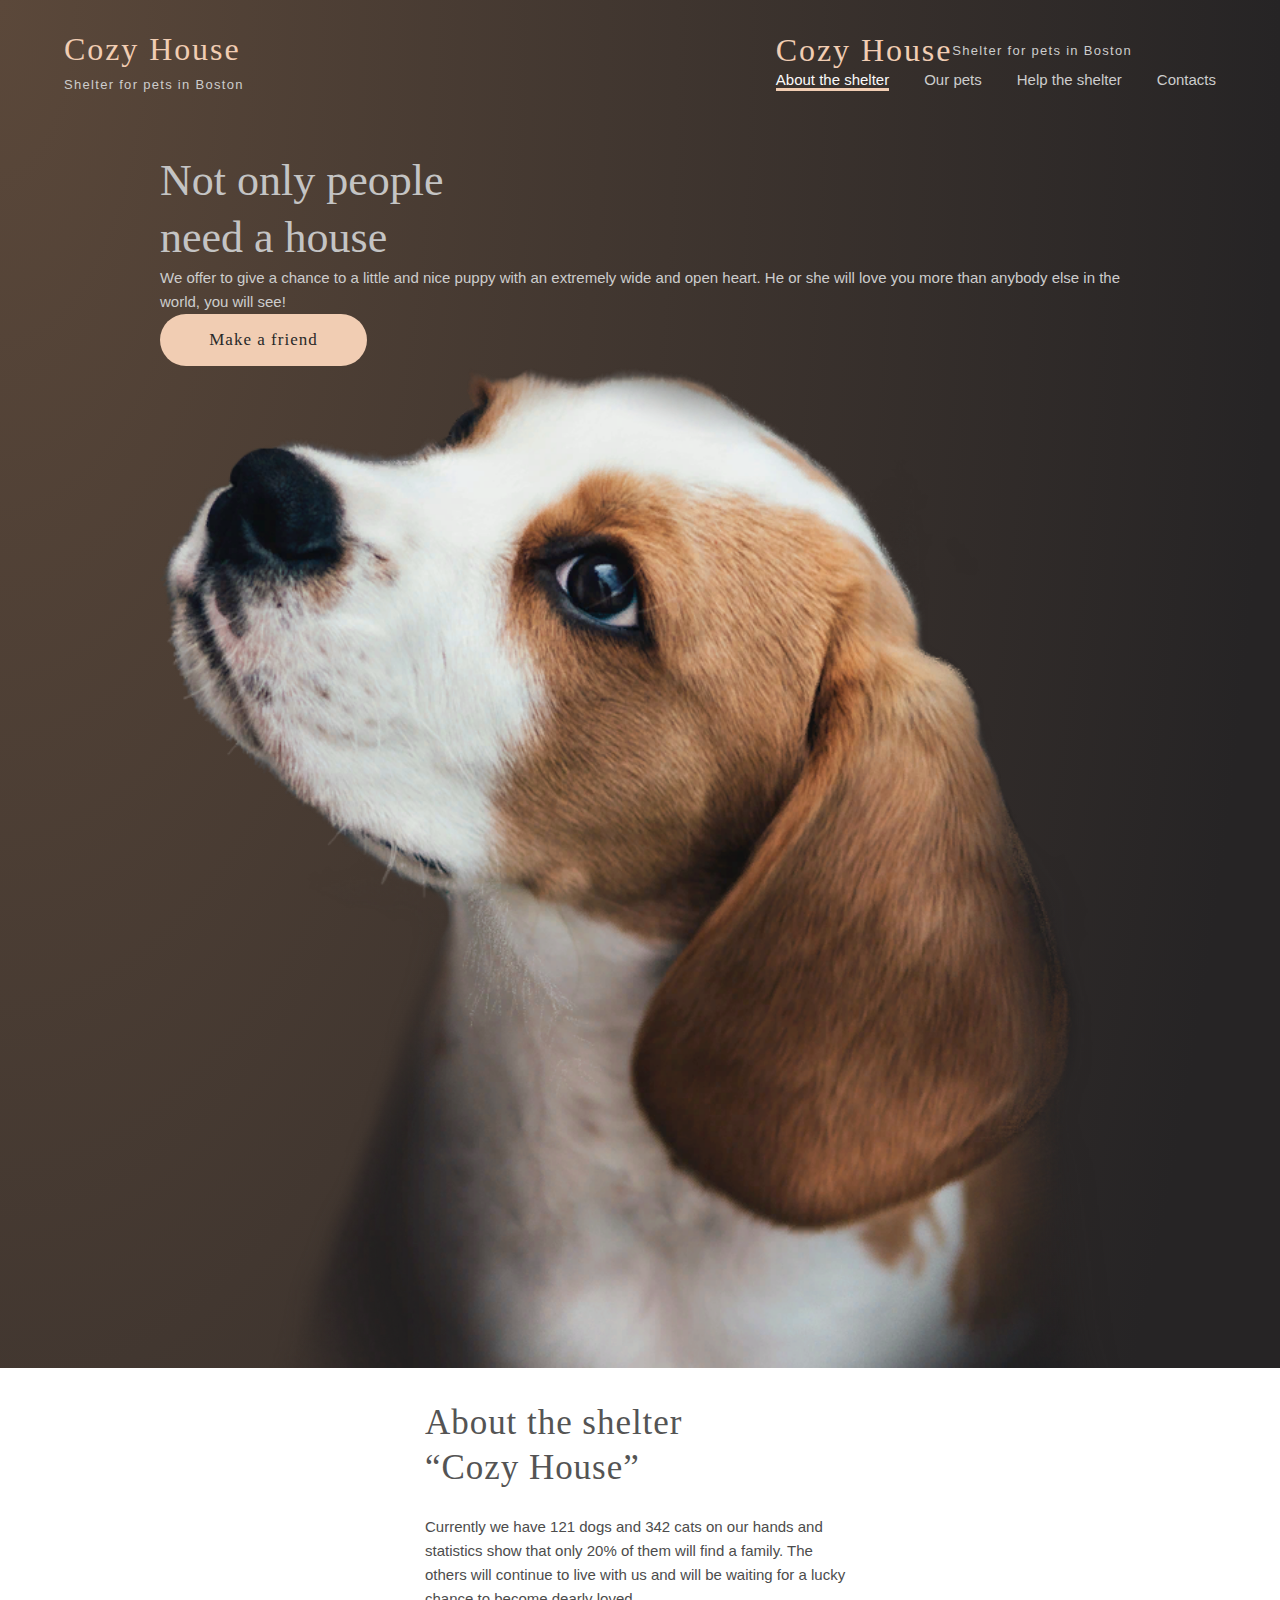
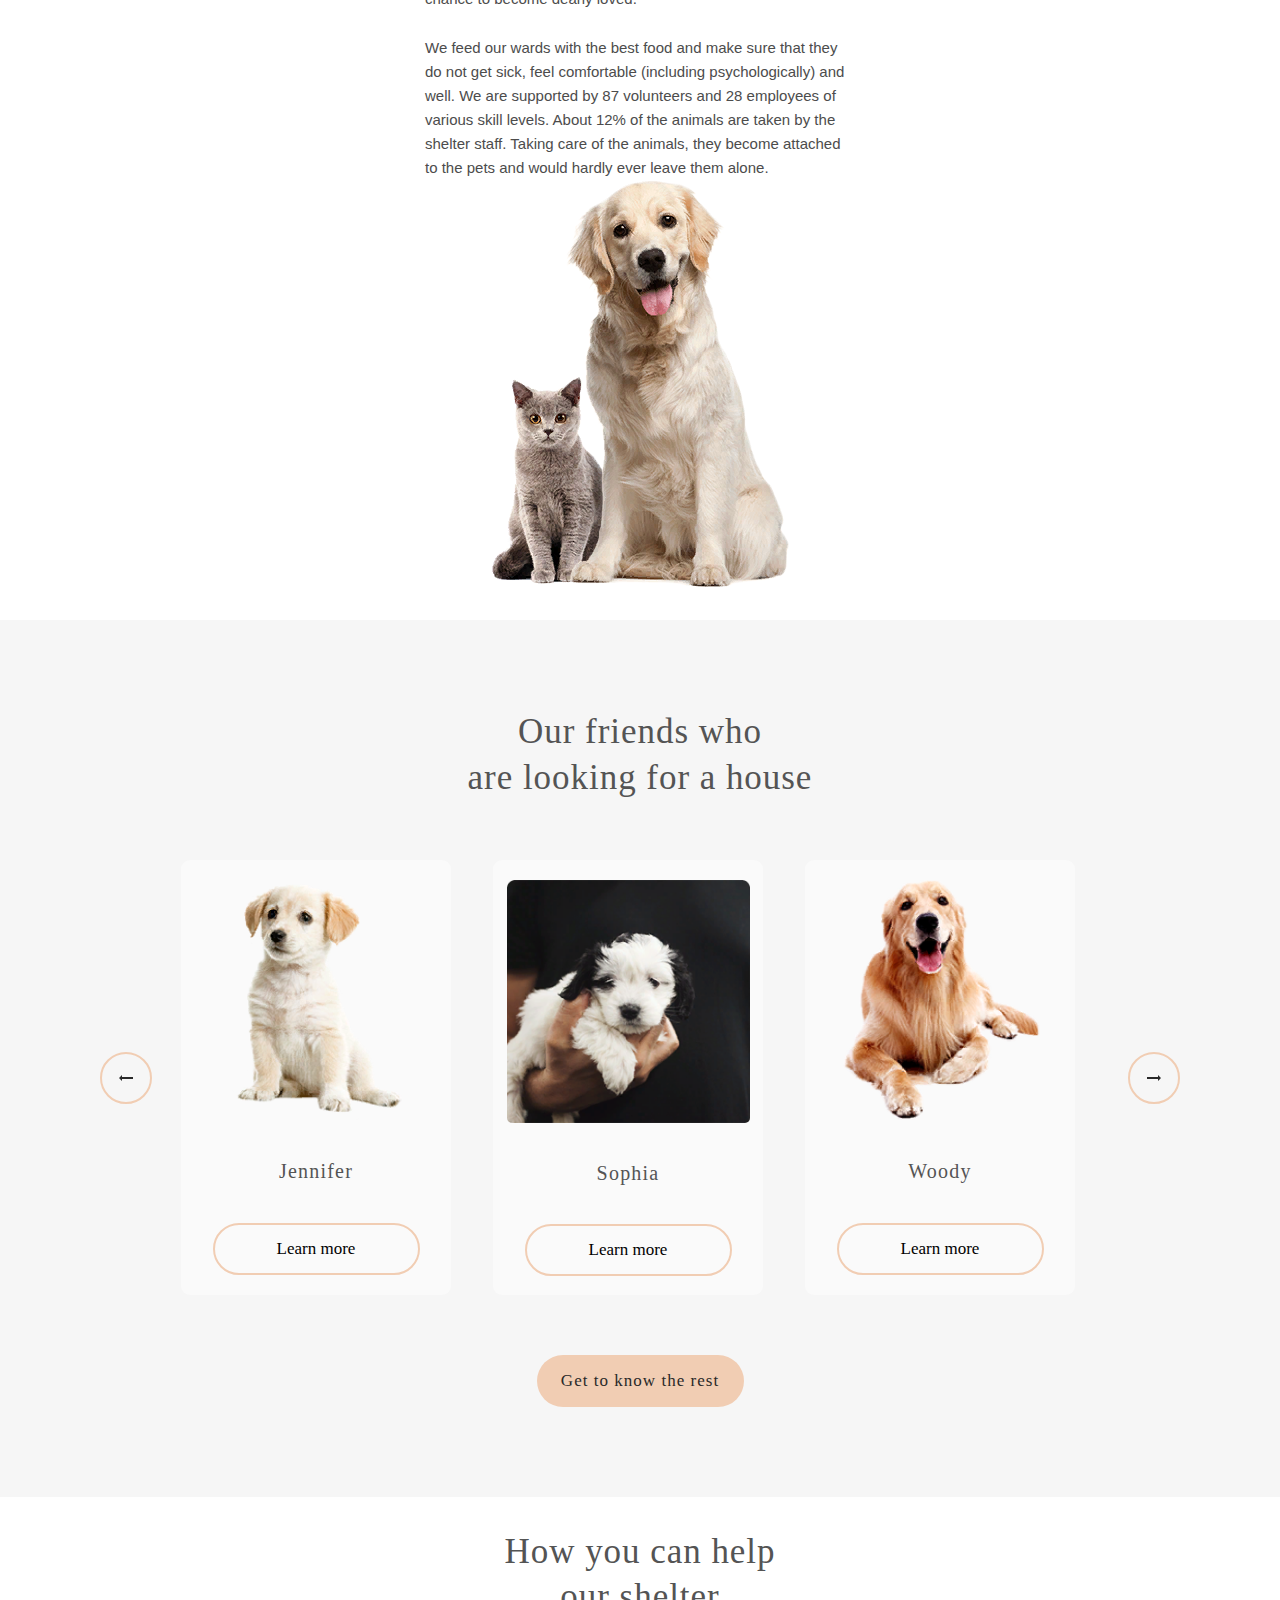
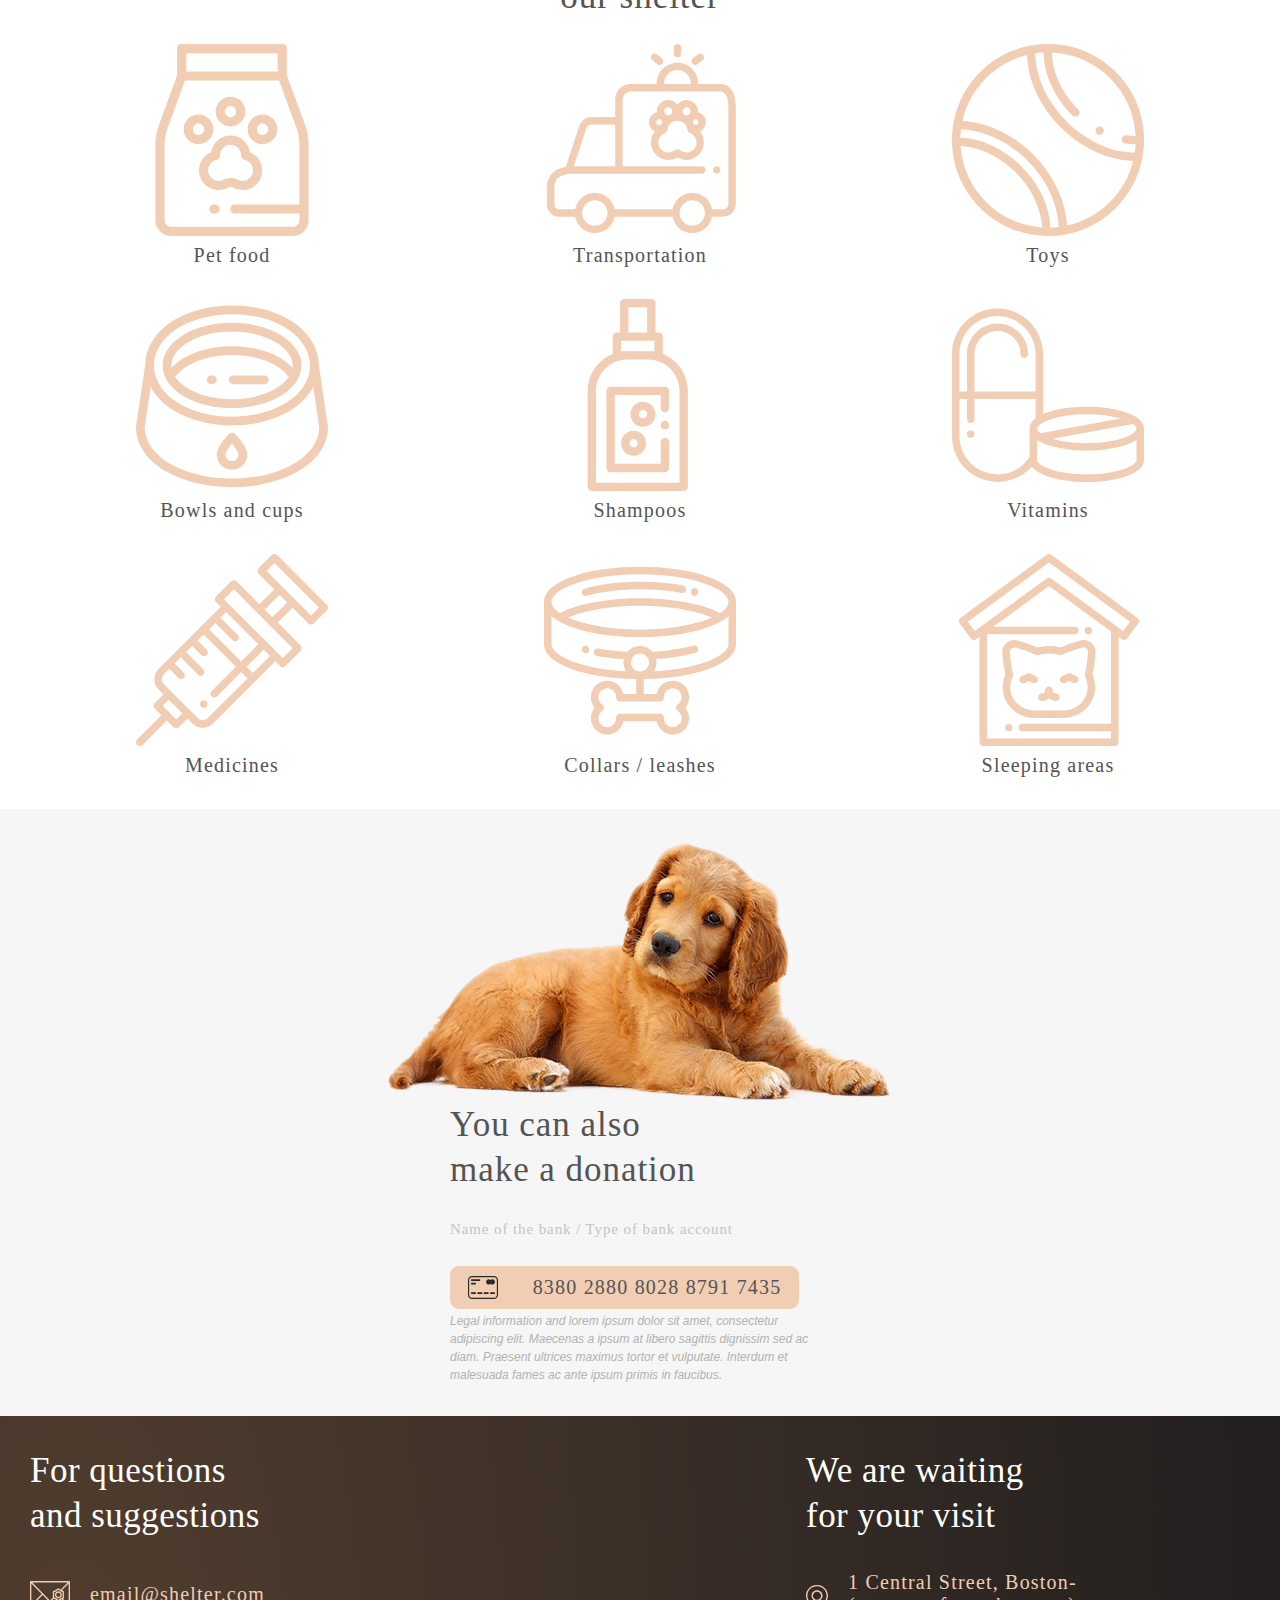
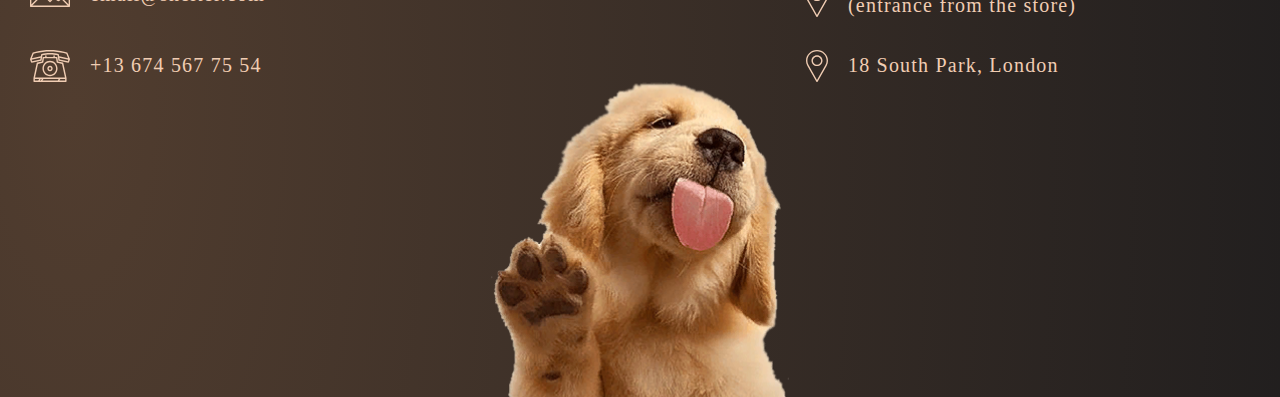
<file: index.html>
<!DOCTYPE html>
<html lang="en">

<head>
    <meta charset="UTF-8">
    <meta name="viewport" content="width=device-width, initial-scale=1.0">
    <meta http-equiv="X-UA-Compatible" content="ie=edge">
    <link rel="stylesheet" href="assets/styles/reset.min.css">
    <link rel="stylesheet" href="assets/styles/style.css">
    <title>Shelter</title>
</head>

<body>
    <section class="not-only">
        <div class="not-only_wrapper">
            <header id="header">
                <nav>
                    <div class="logo_wrapper">
                        <h1>Cozy House</h1>
                        <p class="logo_subtitle">Shelter for pets in Boston</p>
                    </div>
                    <div class="header-menu">
                        <div class="logo_wrapper">
                            <h1>Cozy House</h1>
                            <p class="logo_subtitle">Shelter for pets in Boston</p>
                        </div>
                        <ul>
                            <li><a href="#header" class="link-active">About the shelter</a></li>
                            <li><a href="./pages/index.html">Our pets</a></li>
                            <li><a href="javascript:void(0)">Help the shelter</a></li>
                            <li><a href="javascript:void(0)">Contacts</a></li>
                        </ul>
                    </div>
                    <button class="menu-burger" id="menu-burger"><span class="menu-burger-span"></span><span
                            class="menu-burger-span"></span><span class="menu-burger-span"></span></button>
                </nav>
            </header>
            <div class="not-only_text-wrapper">
                <h2>Not only people
                    need a house</h2>
                <p class="not-only_text">
                    We offer to give a chance to a little and nice puppy with an extremely wide and open heart. He or
                    she will
                    love you more than anybody else in the world, you will see!
                </p>
                <button class="button-primary">Make a friend</button>
            </div>
            <img src="assets/images/start-screen-puppy.png" alt="">
        </div>
    </section>
    <section class="about">
        <div class="about_wrapper">
            <img src="assets/images/about-pets.png" alt="">
            <div class="about_text-wrapper">
                <h3>About the shelter
                    “Cozy House”</h3>
                <p class="about_text">
                    Currently we have 121 dogs and 342 cats on our hands and statistics show that only 20% of
                    them will find a family. The others will continue to live with us and will be waiting for a lucky
                    chance to
                    become dearly loved.
                </p>
                <p class="about_text">
                    We feed our wards with the best food and make sure that they do not get sick, feel comfortable
                    (including
                    psychologically) and well. We are supported by 87 volunteers and 28 employees of various skill
                    levels.
                    About 12% of the animals are taken by the shelter staff. Taking care of the animals, they become
                    attached
                    to the pets and would hardly ever leave them alone.
                </p>
            </div>
        </div>
    </section>
    <section class="our-friends">
        <div class="our-friends_wrapper">
            <h3>Our friends who
                are looking for a house</h3>
            <div class="cards_slider">
                <div class="sliders-controls">
                    <button class="slider-control control-prev"><img src="assets/icons/arrow-prev.svg"
                            alt=""></button>
                    <button class="slider-control control-next"><img src="assets/icons/arrow-next.svg"
                            alt=""></button>
                </div>
                <div class="cards_carousel--wrapper">
                    <div class="cards_carousel">
                    </div>
                </div>
            </div>
            <div class="card-popup hidden">
            </div>
            <button class="button-primary">Get to know the rest</button>
        </div>
    </section>
    <section class="help">
        <div class="help_wrapper">
            <h3>How you can help
                our shelter</h3>
            <div class="help_wrapper-grid">
                <div class="help_column">
                    <img src="assets/icons/icon-pet-food.svg" alt="">
                    <h4>Pet food</h4>
                </div>
                <div class="help_column">
                    <img src="assets/icons/icon-transportation.svg" alt="">
                    <h4>Transportation</h4>
                </div>
                <div class="help_column">
                    <img src="assets/icons/icon-toys.svg" alt="">
                    <h4>Toys</h4>
                </div>
                <div class="help_column">
                    <img src="assets/icons/icon-bowls-and-cups.svg" alt="">
                    <h4>Bowls and cups</h4>
                </div>
                <div class="help_column">
                    <img src="assets/icons/icon-shampoos.svg" alt="">
                    <h4>Shampoos</h4>
                </div>
                <div class="help_column">
                    <img src="assets/icons/icon-vitamins.svg" alt="">
                    <h4>Vitamins</h4>
                </div>
                <div class="help_column">
                    <img src="assets/icons/icon-medicines.svg" alt="">
                    <h4>Medicines</h4>
                </div>
                <div class="help_column">
                    <img src="assets/icons/icon-collars-leashes.svg" alt="">
                    <h4>Collars / leashes</h4>
                </div>
                <div class="help_column">
                    <img src="assets/icons/icon-sleeping-area.svg" alt="">
                    <h4>Sleeping areas</h4>
                </div>
            </div>
        </div>
    </section>
    <section class="in-addition">
        <div class="in-addition_wrapper">
            <img src="assets/images/donation-dog.png" alt="">
            <div class="in-addition_text-wrapper">
                <h3>You can also
                    make a donation</h3>
                <h5>Name of the bank / Type of bank account</h5>
                <a href="#"><img src="assets/icons/credit-card.svg" alt="">8380 2880 8028 8791 7435</a>
                <p class="in-addition_text">
                    Legal information and lorem ipsum dolor sit amet, consectetur adipiscing elit.
                    Maecenas a ipsum at libero sagittis dignissim sed ac diam. Praesent ultrices maximus tortor et
                    vulputate.
                    Interdum et malesuada fames ac ante ipsum primis in faucibus.
                </p>
            </div>
        </div>
    </section>
    <footer>
        <div class="footer_wrapper">
            <div class="contacts">
                <h3>For questions
                    and suggestions</h3>
                <a href="mailto:#"><img src="assets/icons/icon-email.svg" alt=""> email@shelter.com</a>
                <a href="tel:+#"><img src="assets/icons/icon-phone.svg" alt=""> +13 674 567 75 54</a>
            </div>
            <div class="location">
                <h3>We are waiting
                    for your visit</h3>
                <a href="https://goo.gl/maps/PFqhU7cdyYvGajDL6" target="_blank"><img
                        src="assets/icons/icon-marker.svg" alt=""> 1 Central Street, Boston&shy; (entrance from
                    the store)</a>
                <a href="https://goo.gl/maps/PFqhU7cdyYvGajDL6" target="_blank"><img
                        src="assets/icons/icon-marker.svg" alt=""> 18 South Park, London </a>
            </div>
            <img src="assets/images/footer-puppy.png" alt="">
        </div>
    </footer>
    <div class="fade-off"></div>
    <script type="module" src="assets/scripts/scriptMain.js"></script>
</body>

</html>
</file>
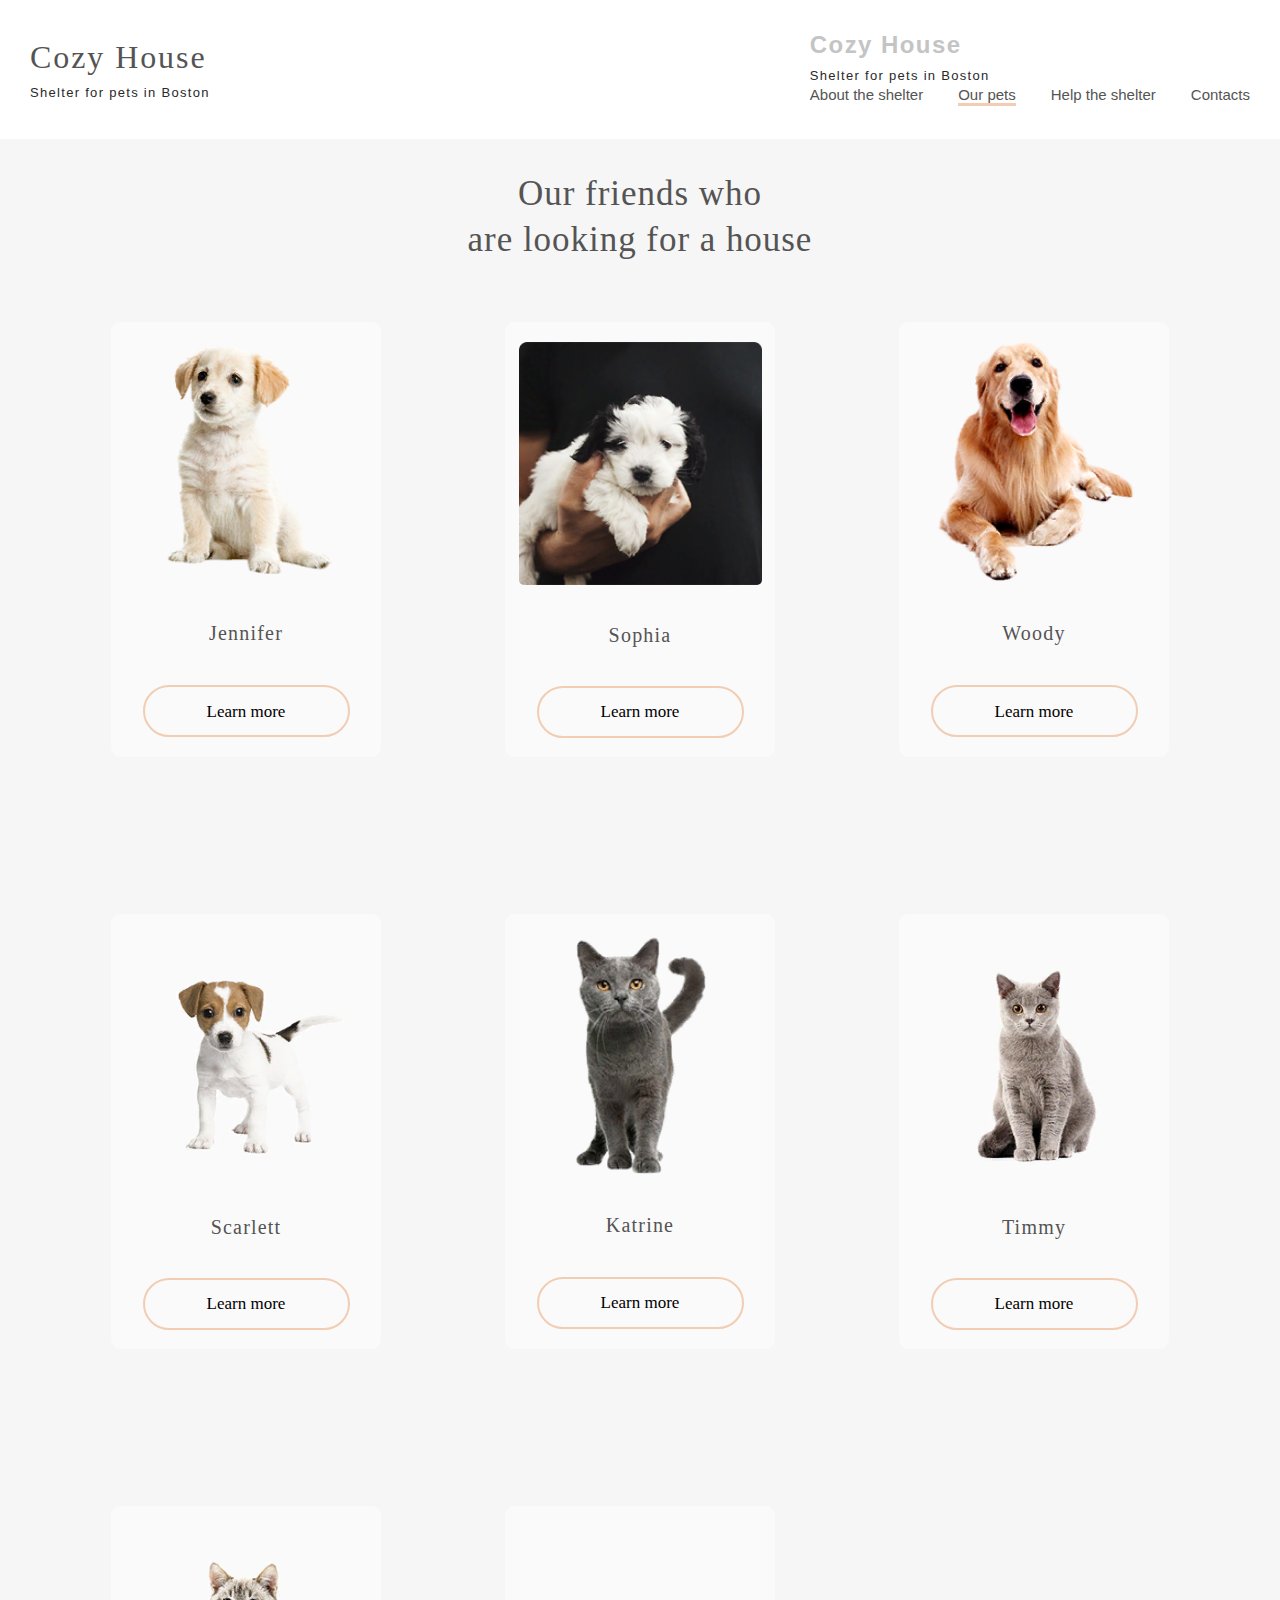
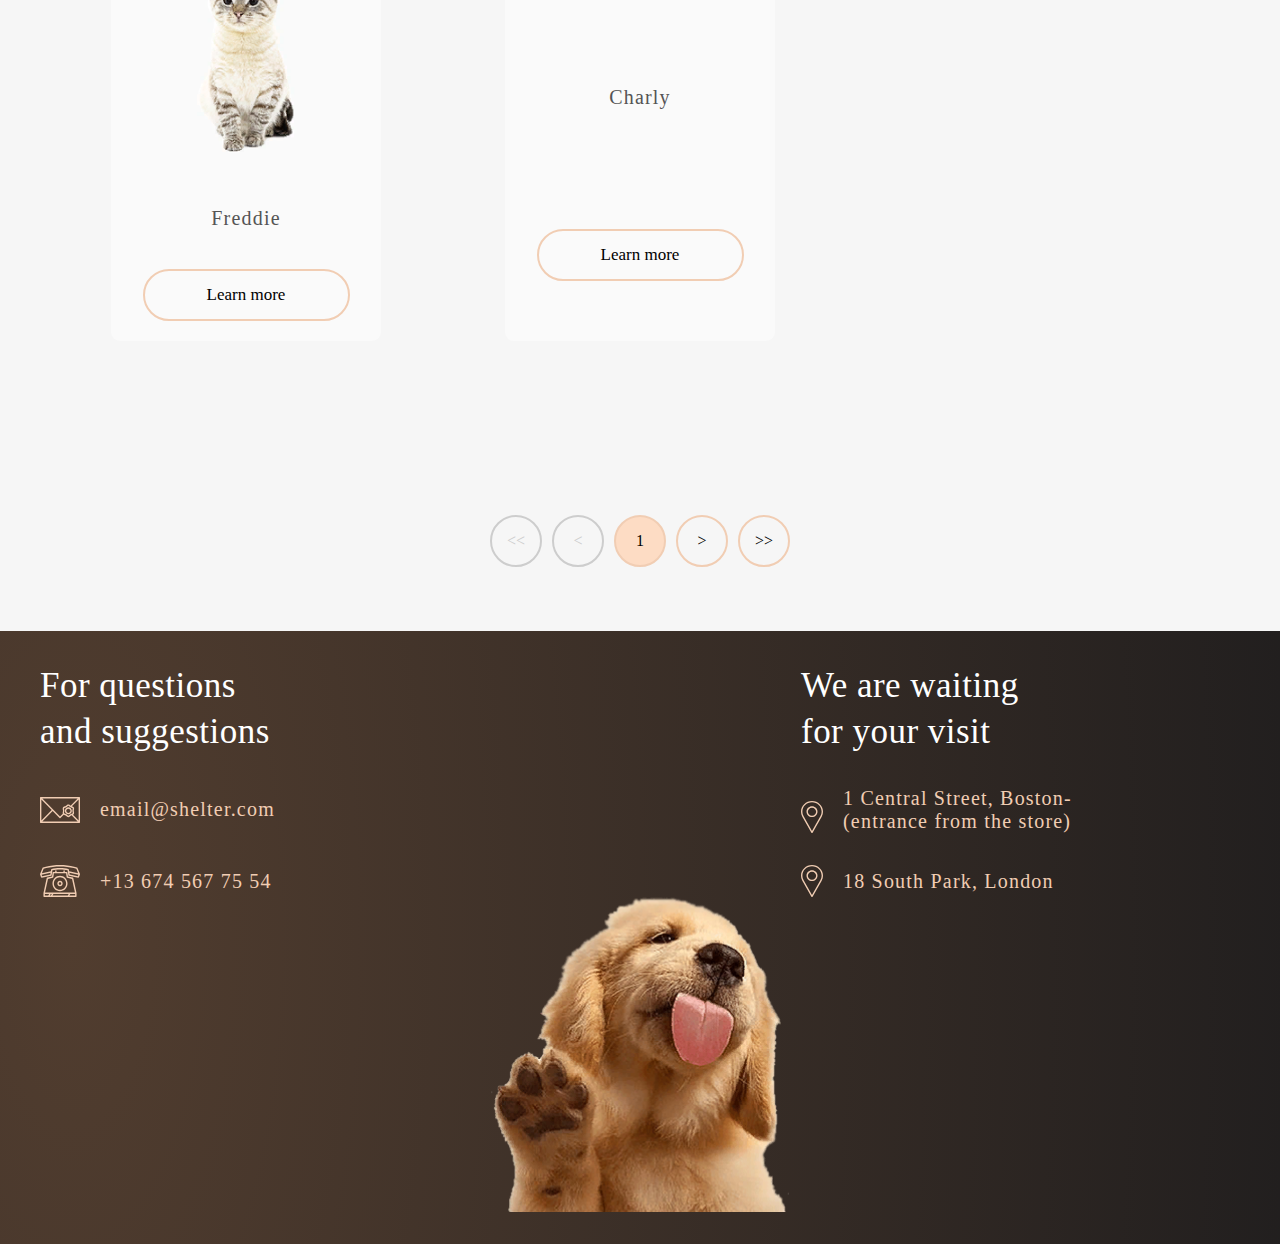
<file: pages/index.html>
<!DOCTYPE html>
<html lang="en">

<head>
    <meta charset="UTF-8">
    <meta name="viewport" content="width=device-width, initial-scale=1">
    <meta http-equiv="X-UA-Compatible" content="ie=edge">
    <link rel="stylesheet" href="../assets/styles/reset.min.css">
    <link rel="stylesheet" href="../assets/styles/style.css">
    <link rel="stylesheet" href="../assets/styles/stylePets.css">
    <title>Shelter</title>
</head>

<body>
    <header id="header">
        <nav>
            <div class="logo_wrapper">
                <h1><a href="../main-page/index.html">Cozy House</a></h1>
                <p class="logo_subtitle">Shelter for pets in Boston</p>
            </div>
            <div class="header-menu">
                <div class="logo_wrapper">
                    <h1>Cozy House</h1>
                    <p class="logo_subtitle">Shelter for pets in Boston</p>
                </div>
                <ul>
                    <li><a href="../main-page/index.html">About the shelter</a></li>
                    <li><a href="#header" class="link-active">Our pets</a></li>
                    <li><a href=javascript:void(0)>Help the shelter</a></li>
                    <li><a href=javascript:void(0)>Contacts</a></li>
                </ul>
            </div>
            <button class="menu-burger" id="menu-burger"><span class="menu-burger-span"></span><span
                    class="menu-burger-span"></span><span class="menu-burger-span"></span></button>
        </nav>
    </header>
    <section class="our-friends">
        <div class="our-friends_wrapper">
            <h3>Our friends who
                are looking for a house</h3>
            <div class="pagination">
                <div class="cards_wrapper">
                </div>
            </div>
            <div class="card-popup hidden">
            </div>
            <div class="pagination-controls">
                <button class="pagination-control control-first">&lt;&lt;</button>
                <button class="pagination-control control-prev">&lt;</button>
                <button class="pagination-control control-curr">1</button>
                <button class="pagination-control control-next">&gt;</button>
                <button class="pagination-control control-last">&gt;&gt;</button>
            </div>
        </div>
    </section>
    <footer>
        <div class="footer_wrapper">
            <div class="contacts">
                <h3>For questions
                    and suggestions</h3>
                <a href="mailto:#"><img src="../assets/icons/icon-email.svg" alt=""> email@shelter.com</a>
                <a href="tel:+#"><img src="../assets/icons/icon-phone.svg" alt=""> +13 674 567 75 54</a>
            </div>
            <div class="location">
                <h3>We are waiting
                    for your visit</h3>
                <a href="https://goo.gl/maps/PFqhU7cdyYvGajDL6" target="_blank"><img src="../assets/icons/icon-marker.svg"
                        alt=""> 1 Central Street, Boston&shy; (entrance from the store)</a>
                <a href="https://goo.gl/maps/PFqhU7cdyYvGajDL6" target="_blank"><img src="../assets/icons/icon-marker.svg"
                        alt=""> 18 South Park, London </a>
            </div>
            <img src="../assets/images/footer-puppy.png" alt="">
        </div>
    </footer>
    <div class="fade-off"></div>
    <script type="module" src="../assets/scripts/scriptPets.js"></script>
</body>

</html>
</file>
<file: assets/styles/style.css>
body {
    width: 100vw;
    max-width: 100vw;
    height: 100%;
    font-family: 'Arial', sans-serif;
    color: #C4C4C4;
    position: relative;
    overflow-x: hidden;
}

h2 {
    font-family: 'Georgia', serif;
    font-style: normal;
    font-weight: normal;
    font-size: 44px;
    line-height: 130%;
    white-space: pre-line;
}

h3 {
    font-family: Georgia;
    font-style: normal;
    font-weight: normal;
    font-size: 35px;
    line-height: 130%;
    letter-spacing: 0.06rem;
    color: #545454;
    white-space: pre-line;
}

h4,
.contacts a,
.location a {
    font-family: Georgia;
    font-style: normal;
    font-weight: normal;
    font-size: 20px;
    line-height: 115%;
    letter-spacing: 0.06em;
    color: #545454;
}

h5 {
    font-family: Georgia;
    font-style: normal;
    font-weight: normal;
    font-size: 15px;
    line-height: 110%;
    letter-spacing: 0.06em;
}

.paragraph-l,
.not-only_text,
.about_text {
    font-size: 15px;
    line-height: 160%;
    color: #4C4C4C;
}

.paragraph-s,
.in-addition_text {
    font-style: italic;
    font-weight: normal;
    font-size: 12px;
    line-height: 150%;
    color: #B2B2B2;
}

button {
    -webkit-appearance: none;
       -moz-appearance: none;
            appearance: none;
    outline: none;
    border: none;
    display: flex;
    justify-content: center;
    align-items: center;
}

.button-primary {

    width: 207px;
    height: 52px;
    background: #F1CDB3;
    border-radius: 100px;
    font-family: Georgia;
    font-style: normal;
    font-weight: normal;
    font-size: 17px;
    line-height: 130%;
    letter-spacing: 0.06em;
    color: #292929;
    transition: 0.15s ease-in-out;
}

.button-primary:hover {
    background: #FDDCC4;
}

.button-secondary {
    -webkit-appearance: none;
       -moz-appearance: none;
            appearance: none;
    outline: none;
    border: none;
    display: flex;
    align-items: center;
    justify-content: center;
    width: 207px;
    height: 52px;
    border: 2px solid #F1CDB3;
    border-radius: 100px;
    background: transparent;
    font-family: Georgia;
    font-style: normal;
    font-weight: normal;
    font-size: 17px;
    transition: .15s ease-in-out;
}

.button-secondary:hover {
    background: #FDDCC4;
    border: 2px solid #FDDCC4;
}

a {
    font-family: Arial;
    font-size: 15px;
    line-height: 160%;
    color: #CDCDCD;
    text-decoration: none;
    transition: .15s ease-in-out;
}

.link-active {
    color: #FAFAFA;
    border-bottom: 3px solid #F1CDB3;
}

.link-active:hover {
    border-bottom: 3px solid transparent;
}

a:hover {
    color: #FAFAFA;
}

section,
footer {
    width: 100%;
    display: flex;
    justify-content: center;    
    flex-wrap: wrap;
    position: relative;
}

.not-only_wrapper,
.about_wrapper,
.our-friends_wrapper,
.help_wrapper,
.in-addition_wrapper,
.footer_wrapper {
    margin-top: 2rem;
    margin-bottom: 2rem;
    width: clamp(800px, 100%, 1200px);
    position: relative;
}

header {
    width: 100%;
    height: min(60px, calc(30px + 100%));
    margin-top: 60px;
    grid-column: span 2;
}

nav {
    display: flex;
    justify-content: space-between;
    align-items: center;
}

nav ul {
    display: flex;
    margin: 0;
    padding: 0;
}

nav ul li {
    list-style: none;
    padding-right: 35px;
}

nav ul li:last-of-type {
    padding-right: 0;
}

.menu-burger {
    display: none;
}

.logo_wrapper h1 {
    font-family: Georgia;
    font-style: normal;
    font-weight: normal;
    font-size: 32px;
    line-height: 110%;
    letter-spacing: 0.06em;
    color: #F1CDB3;
}

.header-menu .logo_wrapper {
    display: none;
}

.logo_subtitle {
    margin-top: 10px;
    font-size: 13px;
    line-height: 15px;
    letter-spacing: 0.1em;
    color: #FFFFFF;
}

.not-only {
    background: radial-gradient(100% 215.42% at 0% 0%, #5B483A 0%, #262425 100%), #211F20;
    height: 100%;
    min-height: 908px;
}

.not-only_text-wrapper {
    display: flex;
    flex-direction: column;
    align-content: flex-start;
    justify-content: space-between;
    width: 100%;
    height: min(321px, calc(100% + 30px));
    align-self: center;
}

.not-only_wrapper {
    display: grid;
    grid-template-columns: 4fr 6fr;
    grid-template-rows: 120px calc(100% - 120px);
    justify-content: space-between;
    margin-bottom: 0;
}

.not-only p {
    color: #CDCDCD;
}

.not-only img {
    width: 100%;
    align-self: end;
}

.about {
    min-height: 588px;
}

.about_wrapper {
    display: grid;
    grid-template-columns: repeat(2, 1fr);
    align-items: center;
}

.about_wrapper img {
    justify-self: center;
}

.about_text-wrapper {
    min-height: 380px;
    max-width: 430px;
    display: flex;
    flex-direction: column;
    justify-content: space-between;
}

.our-friends {
    background: #F6F6F6;
    min-height: 877px;
    display: flex;
    justify-content: center;
    align-items: center;
}

.our-friends_wrapper {
    display: flex;
    flex-direction: column;
    align-items: center;
}

.cards_carousel--wrapper {
    width: 85%;
    height: max(435px, calc(100% + 20px));
    min-height: 435px;
    display: flex;
    justify-content: flex-start;
    align-items: center;
    overflow-x: hidden;
    position: relative;
}

.cards_carousel {
    width: fit-content;
    left: 0;
    height: 100%;
    min-height: 435px;
    margin: 0 auto;
    display: flex;
    justify-content: space-between;
    align-items: center;
    gap: 42px;
    position: relative;
    transition: transform .3s ease-in-out;
}

img:not([alt]) {
    filter: none;
}

.cards_slider {
    width: 90%;
    height:  max(435px, calc(100% + 20px));
    margin: 60px 0;
    position: relative;
    display: flex;
    justify-content: center;
}

.card {
    width: min(270px, 35%);
    min-width: 270px;
    height: 435px;
    min-height: 435px;
    display: flex;
    flex-direction: column;
    align-items: center;
    justify-content: space-around;
    background: #FAFAFA;
    border-radius: 9px;
    transition: .2s ease-in-out;
}

.card:hover {
    background: #FFFFFF;
    box-shadow: 0px 2px 35px 14px rgba(13, 13, 13, 0.04);
}

.card_image {
    max-width: 90%;
    border-radius: 5px;
    height: fit-content;
    overflow: hidden;
}

.sliders-controls {
    width: 100%;
    position: absolute;
    top: 50%;
    transform: translateY(-50%);
    display: flex;
    justify-content: space-between;
}

.slider-control,
.pagination-control,
.popup-close {
    -webkit-appearance: none;
       -moz-appearance: none;
            appearance: none;
    outline: none;
    border: none;
    background: transparent;
    cursor: pointer;
    width: 52px;
    height: 52px;
    border: 2px solid #F1CDB3;
    border-radius: 100px;
    display: flex;
    justify-content: center;
    align-items: center;
    transition: .15s ease-in-out;
}

.control-prev {
    left: 0;
    right: auto;
}

.control-next {
    right: 0;
    left: auto;
}

.slider-control .inactive {
    border: 2px solid #CDCDCD;
}

.slider-control:hover,
.pagination-control:hover,
.popup-close:hover {
    background: #FDDCC4;
    border: 2px solid #FDDCC4;
}

.card-popup {
    width: 75%;
    z-index: 5;
    height: 80vh;
    background-color: #FAFAFA;
    box-shadow: 0px 2px 35px 14px rgba(13, 13, 13, 0.04);
    border-radius: 9px;
    position: fixed;
    display: flex;
    top: 50%;
    transform: translateY(-50%);
    color: #000000;
    font-family: 'Georgia', serif;
}

.card-popup .card-name {
    color: #000000;
    text-align: left;
}

.card-popup_img {
    align-self: center;
    justify-self: center;
}

.card-popup_text-wrapper {
    align-self: center;
    margin-right: 2rem;
}

.card-popup ul {
    margin: 0;
    margin-left: 10px;
    padding: 0;
}

.card-popup ul li {
    list-style: none;
    position: relative;
    font-weight: bold;
}

.card-popup ul li span {
    font-weight: normal;
}

.card-popup ul li:before {
    position: absolute;
    content: '';
    width: 4px;
    height: 4px;
    left: -10px;
    top: 11px;
    border-radius: 50%;
    background-color: #F1CDB3;
}

.card-popup_wrapper {
    display: grid;
    grid-template-columns: repeat(2, 1fr);
}

.our-friends h3,
.help h3 {
    text-align: center;
}

.popup-close {
    position: absolute;
    right: -42px;
    top: -52px;
}

.help {
    min-height: 611px;
    display: flex;
    align-items: center;
}

.help_wrapper-grid {
    display: grid;
    grid-template-columns: repeat(5, 1fr);
    grid-template-rows: 1fr 1fr;
    grid-auto-rows: 0px;
    justify-items: center;
    justify-content: center;
    row-gap: 32px;
    column-gap: 24px;
    margin-top: 24px;
}

.help_column {
    min-height: 113px;
    display: flex;
    flex-direction: column;
    justify-content: space-between;
    text-align: center;
    white-space: nowrap;
    align-items: center;
    width: 100%;
    gap: 8px;
}

.help_column img {
    width: 50%;
}

.in-addition {
    background-color: #F6F6F6;
    min-height: 464px;
}

.in-addition_wrapper {
    display: grid;
    grid-template-columns: 56% 44%;
    align-items: center;
}

.in-addition_wrapper img {
    justify-self: end;
}

.in-addition_text-wrapper {
    max-width: 380px;
    min-height: 282px;
    justify-self: start;
    display: flex;
    flex-direction: column;
    justify-content: space-between;
}

.in-addition a {
    background-color: #F1CDB3;
    color: #545454;
    display: flex;
    justify-content: space-around;
    align-items: center;
    width: 349px;
    height: 43px;
    font-family: Georgia;
    font-size: 20px;
    line-height: 115%;
    letter-spacing: 0.06em;
    border-radius: 9px;
}

footer {
    background: radial-gradient(110.67% 538.64% at 5.73% 50%, #513D2F 0%, #1A1A1C 100%), #211F20;
    min-height: 350px;
}

.footer_wrapper {
    display: grid;
    grid-template-columns: repeat(3, 1fr);
    margin-bottom: 0;
}

.footer_wrapper img {
    align-self: end;
    justify-self: end;
}

footer .contacts,
footer .location {
    justify-self: center;
    align-self: center;
    max-width: 278px;
    min-height: 234px;
    display: flex;
    flex-direction: column;
    justify-content: space-between;
}

footer .contacts img,
footer .location img {
    padding-right: 20px;
}

footer .contacts {
    justify-self: start;
}

footer .contacts h3,
footer .location h3 {
    color: #FFFFFF;
    letter-spacing: 0.03rem;
}

footer .contacts a {
    white-space: nowrap;
}

footer .contacts a,
footer .location a {
    position: relative;
    color: #F1CDB3;
    transition: 0.15s ease-in-out;
    display: flex;
    align-items: center;
}

footer .contacts a:hover,
footer .location a:hover {
    color: #FDDCC4;
}

@media screen and (max-width: 1280px) and (min-width: 768px) {
    header {
        margin-top: 0;
        min-height: 120px;
        width: 90vw;
    }

    .not-only_wrapper {
        display: flex;
        flex-direction: column;
        justify-content: center;
        align-items: center;
    }

    .header-menu .logo_wrapper {
        display: flex;
    }

    .not-only_text-wrapper,
    .not-only_wrapper img {
        width: 80%;
        margin: 0 auto;
    }

    header nav {
        width: 100%;
    }

    .about_wrapper {
        display: flex;
        flex-direction: column;
        align-items: center;
    }

    .about_wrapper img {
        order: 2;
    }

    .help_wrapper-grid {
        grid-template-columns: repeat(3, 1fr);
        grid-template-rows: 1fr 1fr 1fr;
    }

    .in-addition_wrapper {
        display: flex;
        flex-direction: column;
    }

    .footer_wrapper {
        width: calc(100% - 60px);
        grid-template-columns: repeat(2, 1fr);
    }

    .footer_wrapper img {
        grid-column: span 2/3;
        justify-self: center;
    }
}

@media screen and (max-width: 768px) {
    header {
        margin-top: 0;
        min-height: 120px;
        max-width: 100vw;
    }

    header nav {
        width: calc(100% - 60px);
        position: relative;
    }

    nav .menu-burger {
        margin-top: 30px;
        padding: 0;
        appearance: none;
        outline: none;
        border: none;
        background: transparent;
        display: flex;
        flex-direction: column;
        justify-content: space-between;
        width: 30px;
        height: 22px;
        z-index: 5;
        transition: .3s ease-in-out;
    }

    .menu-burger-rotate {
        transform: rotate(90deg);
    }

    nav .menu-burger span {
        width: 30px;
        height: 2px;
    }

    nav .menu-burger span {
        width: 30px;
        height: 2px;
    }

    .menu-burger-span {
        background-color: #F1CDB3;
    }

    nav .menu-burger span:last-of-type {
        margin-bottom: 0;
    }

    .header-menu {
        margin-top: -2rem;
        position: absolute;
        top: 0;
        transform: translateX(100%);
        display: flex;
        flex-direction: column;
        justify-content: space-between;
        align-items: center;
        background-color: #292929;
        z-index: 3;
        max-width: 320px;
        min-width: 100vw;
        min-height: 100vh;
        height: 100vh;
        transition: 0.4s ease-in-out;
    }

    nav .menu-open {
        transform: translateX(0%);
    }

    .header-menu ul {
        display: flex;
        flex-direction: column;
        justify-content: space-between;
        align-items: center;
        transform: translateY(-85%);
    }

    .header-menu  li a {
        font-size: 32px;
    }

    .header-menu  li {
        padding: 0;
    }

    .header-menu  .logo_wrapper {
        margin-top: 30px;
        display: flex;
        flex-direction: column;
    }

    nav .header-menu  .logo_wrapper {
        align-self: start;
    }


    nav .header-menu  a {
        color: #CDCDCD;
    }

    .not-only_wrapper {
        display: flex;
        flex-direction: column;
        align-items: center;
    }

    .not-only_text-wrapper {
        width: 95%;
        text-align: center;
    }

    .not-only_text-wrapper .button-primary {
        margin: 0 auto;
    }

    .about_wrapper {
        display: flex;
        flex-direction: column;
        align-items: center;
    }

    .about_wrapper img {
        order: 2;
    }

    .about_text-wrapper {
        width: 90%;
    }

    .cards_carousel--wrapper {
        display: flex;
        flex-direction: column;
        width: calc(100% - 60px);
    }

    .cards_slider {
        width: 90vw;
    }

    .cards_carousel--wrapper {
        width: calc(85% - 60px);
    }

    .help_wrapper {
        width: 90%;
    }

    .help_wrapper-grid {
        grid-template-columns: repeat(2, 1fr);
        grid-template-rows:repeat(5, 1fr);
        grid-gap: 20px;
    }

    .in-addition_wrapper {
        display: flex;
        flex-direction: column;
        width: 90%;
    }

    .in-addition_text-wrapper {
        max-width: 90vw;
    }

    .in-addition a {
        width: 95vw;
        font-size: 16px;
    }

    .footer_wrapper {
        width: calc(100% - 60px);
        display: flex;
        flex-direction: column;
    }


}

@keyframes fadeIn {
    0% {
        opacity: 0;
    }
    100% {
        opacity: 1;
    }
}

.fadeIn {
    animation-name: fadeIn;
    animation-duration: .5s;
    animation-timing-function: ease-in-out;
}

.fade-on {
    top: 0;
    z-index: 2;
    position: fixed;
    width: 100vw;
    height: 100vh;
    background: rgba(41, 41, 41, 0.6);
}

.hidden {
    display: none;
}
</file>
<file: assets/styles/stylePets.css>
a:hover {
    border-bottom: 3px solid #F1CDB3;
}


.link-active {
    color: #545454;
}

header {
    width: 100%;
    display: flex;
    justify-content: center;    
    flex-wrap: wrap;
    position: relative;
}

header a {
    color: #545454;
}

header a:hover {
    color: #292929;
}

nav,
.our-friends_wrapper,
.footer_wrapper {
    margin-top: 2rem;
    margin-bottom: 2rem;
    width: clamp(800px, 100%, 1200px);
    position: relative;
}

.logo_wrapper h1 a {
    color: #545454;
    font-family: Georgia;
    font-style: normal;
    font-weight: normal;
    font-size: 32px;
    line-height: 110%;
    letter-spacing: 0.06em;
}

.logo_wrapper h1 {
    color: #c4c4c4;
    font-size: 24px;
    font-family: 'Arial', sans-serif;
    font-weight: bold;
}

.logo_subtitle {
    color: #292929;
}

.our-friends {
    background: #F6F6F6;
    min-height: 877px;
    display: flex;
    justify-content: center;
    align-items: center;
}

.our-friends_wrapper {
    display: flex;
    flex-direction: column;
    align-items: center;
}

.cards_wrapper {
    width: 100%;
    min-height: 930px;
    display: grid;
    grid-template-columns: repeat(4, auto);
    grid-template-rows: repeat(2, auto);
    gap: 42px;
}

.pagination {
    width: 100%;
    min-height: 1162px;
    margin: 60px 0;
    position: relative;
    display: flex;
    justify-content: center;
}

.card {
    width: 270px;
    justify-self: center;
    transition: all .15s ease-in-out;
}

.pagination-controls {
    min-width: 300px;
    max-width: 340px;
    display: flex;
    justify-content: space-between;
    margin-bottom: 2rem;
}

.pagination-control,
.popup-close {
    font-family: 'Georgia', serif;
}

.control-curr {
    background: #FDDCC4;
    -webkit-user-select: none;
       -moz-user-select: none;
        -ms-user-select: none;
            user-select: none;
}


.inactive,
.inactive:hover {
    border: 2px solid #CDCDCD;
    -webkit-user-select: none;
       -moz-user-select: none;
        -ms-user-select: none;
            user-select: none;
    color:  #CDCDCD;
    background-color: transparent;
}
@media screen and (max-width: 1280px) and (min-width: 768px) {
    .logo_wrapper {
        flex-direction: column;
    }
    
    header nav {
        width: calc(100% - 60px);
    }

    .pagination {
        min-height: 1733px;

    }

    .cards_wrapper {
        grid-template-columns: repeat(3, auto);
        grid-template-rows: repeat(3, 1fr);
        width: calc(100% - 60px);
        min-height: 1733px;
    }
}

@media screen and (max-width: 768px) {
    header nav {
        margin: 0;
        width: 100%;
        position: relative;
    }

    .menu-burger-span {
        background-color: #000000;
    }

    .header-menu {
        transform: translateX(120%);
    }

    nav .menu-open {
        display: flex;
        flex-direction: column;
        justify-content: space-between;
        align-items: center;
        background-color: #292929;
        z-index: 3;
        max-width: 320px;
        min-width: 100vw;
        min-height: 100vh;
        height: 100vh;
        animation: slideIn 0.4s ease-in-out;
    }

    .menu-open ul {
        display: flex;
        flex-direction: column;
        justify-content: space-between;
        align-items: center;
        transform: translateY(-85%);
    }

    .menu-open .logo_wrapper {
        margin-top: 30px;
        display: flex;
        flex-direction: column;
    }

    @keyframes slideIn {
        from {
            transform: translateX(100%);
        }
        to {
            transform: translateX(0%);
        }
    }

    .cards_wrapper {
        display: flex;
        flex-direction: column;
        width: calc(85% - 60px);
    }
}
</file>
